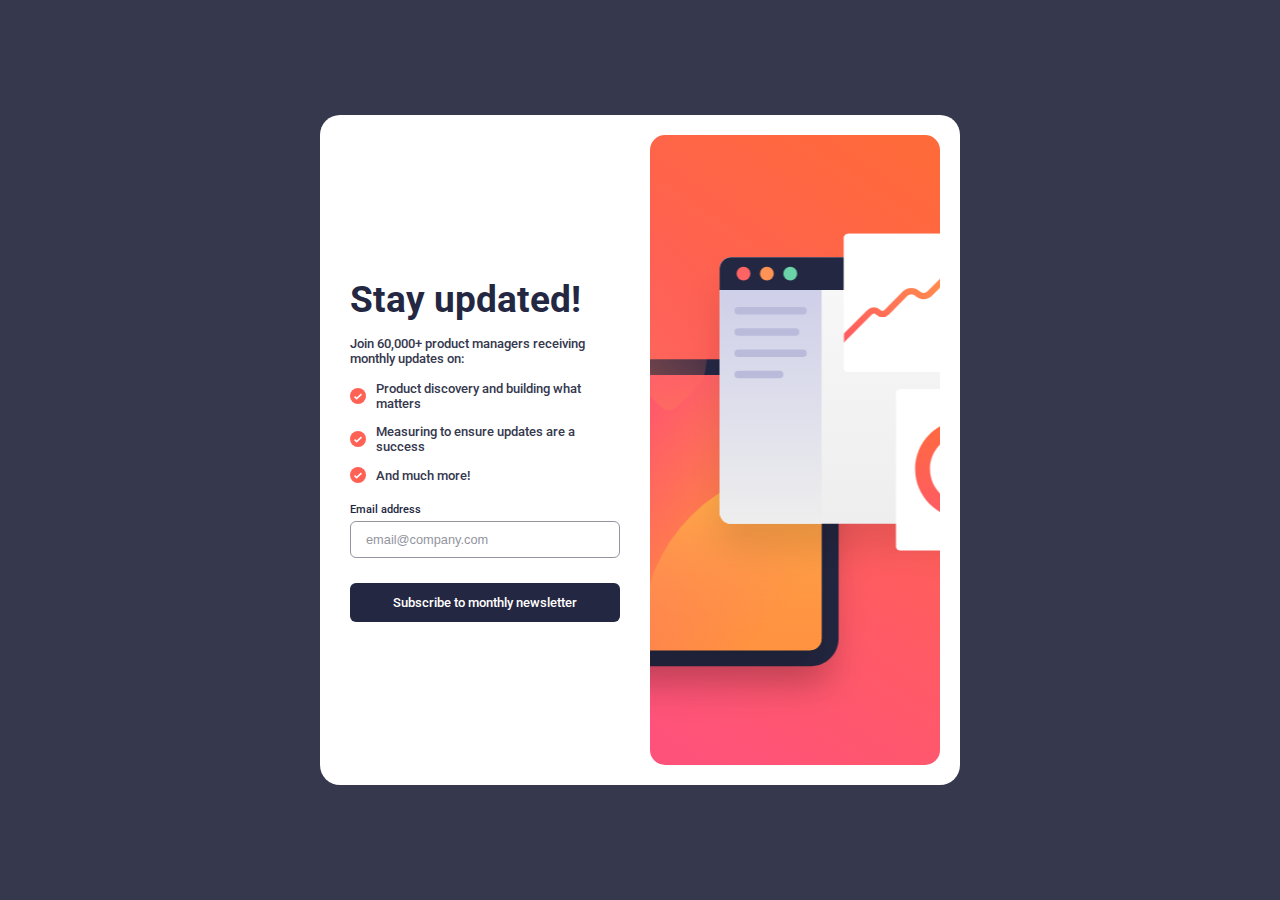
<file: index.html>
<!DOCTYPE html>
<html lang="en">
<head>
  <meta charset="UTF-8">
  <meta name="viewport" content="width=device-width, initial-scale=1.0">
  <link rel="icon" type="image/png" sizes="32x32" href="./assets/images/favicon-32x32.png">
  <title>Frontend Mentor | Newsletter sign-up form with success message</title>
  <link rel="stylesheet" href="style.css">
</head>
<body>

  <div class="main-container">

    <div class="left-container">

      <div class="left-content">

        <h1>Stay updated!</h1>

        <p>Join 60,000+ product managers receiving monthly updates on:</p>

        <div class="list-content">

          <div class="list-item">

            <img src="./assets/images/icon-list.svg" alt="List-Icon">

            <p>Product discovery and building what matters</p>

          </div>

          <div class="list-item">

            <img src="./assets/images/icon-list.svg" alt="List-Icon">

            <p>Measuring to ensure updates are a success</p>

          </div>

          <div class="list-item">

            <img src="./assets/images/icon-list.svg" alt="List-Icon">

            <p>And much more!</p>

          </div>

        </div>

        <form action="" method="post">

          <label for="">Email address</label>

          <input type="email" placeholder="email@company.com" name="email" required>

          <a href="./success.html">Subscribe to monthly newsletter</a>
          <!-- <button type="submit">Subscribe to monthly newsletter</button> -->

        </form>

      </div>

    </div>

    <div class="right-container">

      <div class="img-content"></div>
      
    </div>

  </div>

  <!-- <div class="attribution">
    Challenge by <a href="https://www.frontendmentor.io?ref=challenge" target="_blank">Frontend Mentor</a>. 
    Coded by <a href="#">Nsoro Allan</a>.
  </div> -->
</body>
</html>
</file>
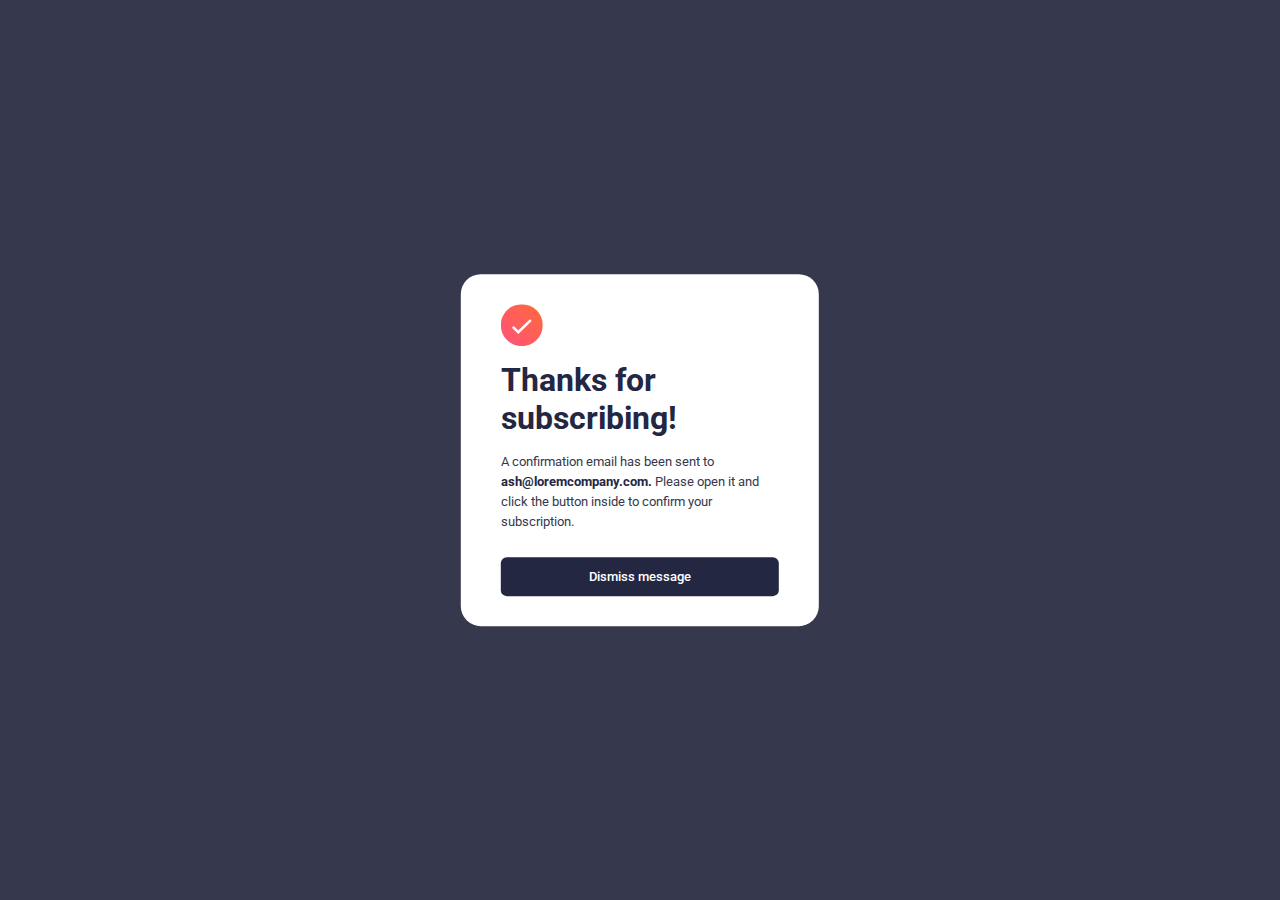
<file: success.html>
<!DOCTYPE html>
<html lang="en">
<head>
    <meta charset="UTF-8">
    <meta name="viewport" content="width=device-width, initial-scale=1.0">
    <title>Success Page</title>
    <link rel="stylesheet" href="style.css">
    <link rel="icon" type="image/png" sizes="32x32" href="./assets/images/favicon-32x32.png">
</head>
<body>

    <div class="success-container">

        <div class="success-content">

            <img src="./assets/images/icon-success.svg" alt="Success">

            <h1>Thanks for subscribing!</h1>

            <p>A confirmation email has been sent to <strong>ash@loremcompany.com.</strong> Please open it and click the button inside to confirm your subscription.</p>

            <a href="./index.html">Dismiss message</a>

        </div>

    </div>

</body>
</html>
</file>
<file: style.css>
@import url('https://fonts.googleapis.com/css2?family=Roboto:ital,wght@0,100;0,300;0,400;0,500;0,700;0,900;1,100;1,300;1,400;1,500;1,700;1,900&display=swap');
*{
    margin: 0;
    padding: 0;
    box-sizing: border-box;
}

html{
    scroll-behavior: smooth;
}

body{
    font-family: "Roboto", sans-serif;
    background: hsl(235, 18%, 26%);
}

.main-container{
    width: 50%;
    display: flex;
    flex-direction: row;
    align-items: center;
    justify-content: space-between;
    background: hsl(0, 0%, 100%);
    border-radius: 20px;
    position: absolute;
    top: 50%;
    left: 50%;
    transform: translate(-50%,-50%);
    padding: 10px;
}

.left-container{
    padding: 10px;
    width: 50%;
    display: flex;
    flex-direction: column;
}

.left-content{
    width: 100%;
    display: flex;
    flex-direction: column;
    padding: 10px;
}

.left-content h1{
    font-size: 2.3rem;
    color:hsl(234, 29%, 20%);
    margin-bottom: 15px;
}

.left-content p{
    font-size: 0.8rem;
    color: hsl(235, 18%, 26%);
    font-weight: 500;
}

.list-content{
    width: 100%;
    display: flex;
    flex-direction: column;
    margin-top: 15px;
    gap: 13px;
}

.list-item{
    display: flex;
    flex-direction: row;
    align-items: center;
    justify-content: flex-start;
}

.list-item img{
    margin-right: 10px;
    width: 6%;
}

.list-item p{
    font-size: 0.8rem;
    color: hsl(235, 18%, 26%);
    font-weight: 500;
}

form{
    margin-top: 20px;
    display: flex;
    flex-direction: column;
}

form label{
    font-size: 0.7rem;
    font-weight: 500;
    color:hsl(234, 29%, 20%);
}

form input{
    margin-top: 5px;
    border: 1.5px solid hsl(231, 7%, 60%);
    padding: 10px 15px;
    border-radius: 6px;
    font-size: 0.8rem;
    outline: none;
    color:hsl(234, 29%, 20%);
}

form button{
    background: hsl(234, 29%, 20%);
    margin-top: 15px;
    padding: 12px 15px;
    border-radius: 6px;
    font-size: 0.8rem;
    color: hsl(0, 0%, 100%);
    border: none;
    font-weight: 500;
    transition: 0.3s ease-in-out;
}

form button:hover{
    cursor: pointer;
    transition: 0.3s ease-in-out;
    background: linear-gradient(to right, hsl(352, 100%, 67%), hsl(4, 100%, 67%));
}

::placeholder{
    font-size: 0.8rem;
    color: hsl(231, 7%, 60%);
}

.right-container{
    width: 50%;
    display: flex;
    flex-direction: column;
    align-items: center;
    justify-content: center;
    padding:10px;
}

.right-container .img-content{
    width: 100%;
    height: 70dvh;
    background-image: url(./assets/images/illustration-sign-up-desktop.svg);
    background-position: center;
    background-repeat: no-repeat;
    background-size: cover;
    border-radius: 15px;
    transition: 0.4s ease-in-out;
}

.right-container .img-content:hover{
    border-radius: 0px 0px 0px 0px;
    cursor: pointer;
    transition: 0.4s ease-in-out;
}

.success-container{
    width: 28%;
    display: flex;
    flex-direction: row;
    align-items: center;
    justify-content: space-between;
    background: hsl(0, 0%, 100%);
    border-radius: 20px;
    position: absolute;
    top: 50%;
    left: 50%;
    transform: translate(-50%,-50%);
    padding: 20px;
}

.success-content{
    padding: 10px 20px;
    width: 100%;
    display: flex;
    flex-direction: column;
}

.success-content img{
    width: 15%;
}

.success-content h1{
    margin-top: 15px;
    color: hsl(234, 29%, 20%);
}

.success-content p{
    margin-top: 15px;
    font-size: 0.8rem;
    line-height: 20px;
    color: hsl(235, 18%, 26%);
}

.success-content p strong{
    color: hsl(234, 29%, 20%);
}

a{
    background: hsl(234, 29%, 20%);
    margin-top: 25px;
    padding: 12px 15px;
    border-radius: 6px;
    font-size: 0.8rem;
    color: hsl(0, 0%, 100%);
    border: none;
    font-weight: 500;
    text-decoration: none;
    text-align: center;
    transition: 0.3s ease-in-out;
}

a:hover{
    cursor: pointer;
    transition: 0.3s ease-in-out;
    background: linear-gradient(to right, hsl(352, 100%, 67%), hsl(4, 100%, 67%));
}

/* Responsive Starts here  */
@media screen and (min-width: 240px) and (max-width: 1000px){

    .main-container{
        width: 100%;
        display: flex;
        flex-direction: column-reverse;
        align-items: center;
        justify-content: space-between;
        background: hsl(0, 0%, 100%);
        border-radius: 20px;
        position: absolute;
        top: 50%;
        left: 50%;
        transform: translate(-50%,-50%);
        padding: 10px;
    }

    .left-container{
        padding: 10px;
        width: 100%;
        display: flex;
        flex-direction: column;
    }

    .right-container{
        width: 100%;
        display: flex;
        flex-direction: column;
        align-items: center;
        justify-content: center;
        padding:10px;
    }    
    
    .right-container .img-content{
        width: 100%;
        height: 40dvh;
        background-image: url(./assets/images/illustration-sign-up-mobile.svg);
        background-position: center;
        background-repeat: no-repeat;
        background-size: cover;
        border-radius: 15px;
        transition: 0.4s ease-in-out;
    }

    
    .success-container{
        width: 100%;
        display: flex;
        flex-direction: row;
        align-items: center;
        justify-content: space-between;
        background: hsl(0, 0%, 100%);
        border-radius: 20px;
        position: absolute;
        top: 50%;
        left: 50%;
        transform: translate(-50%,-50%);
        padding: 20px;
    }

}
</file>
